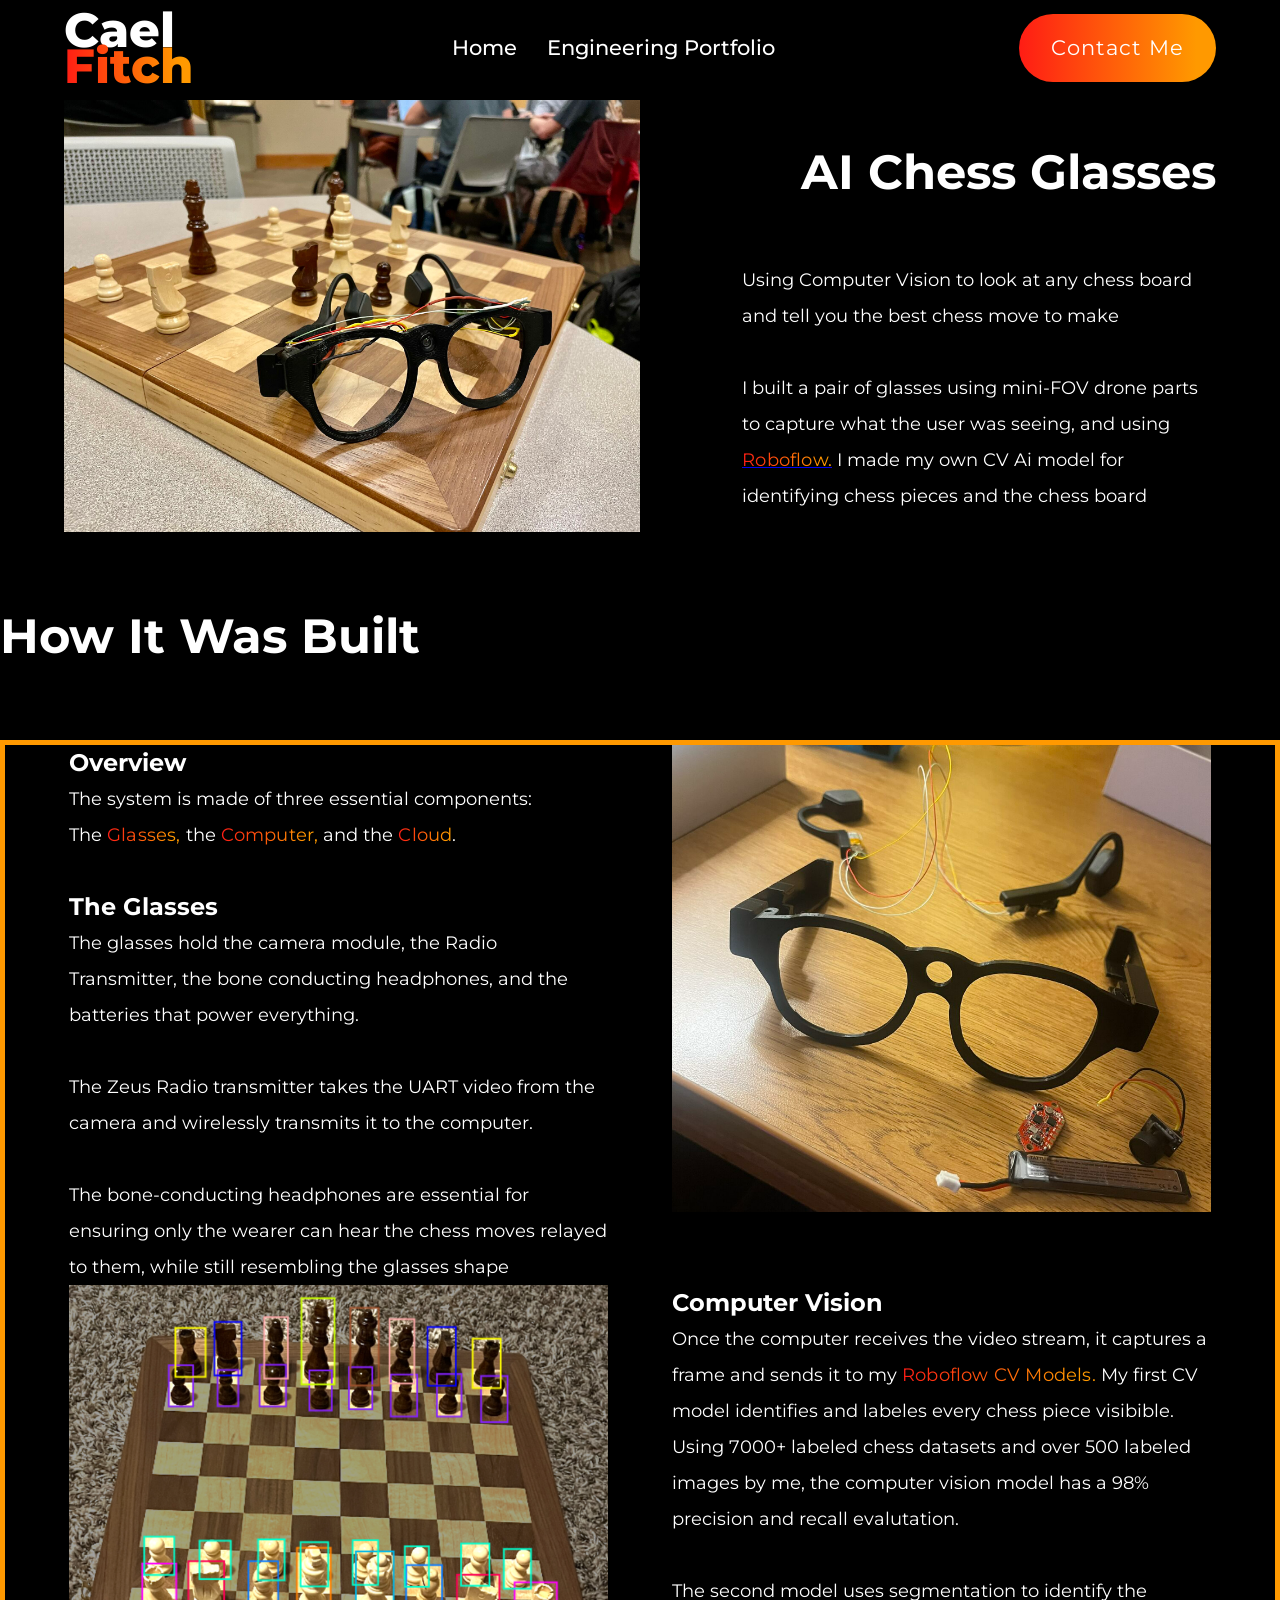
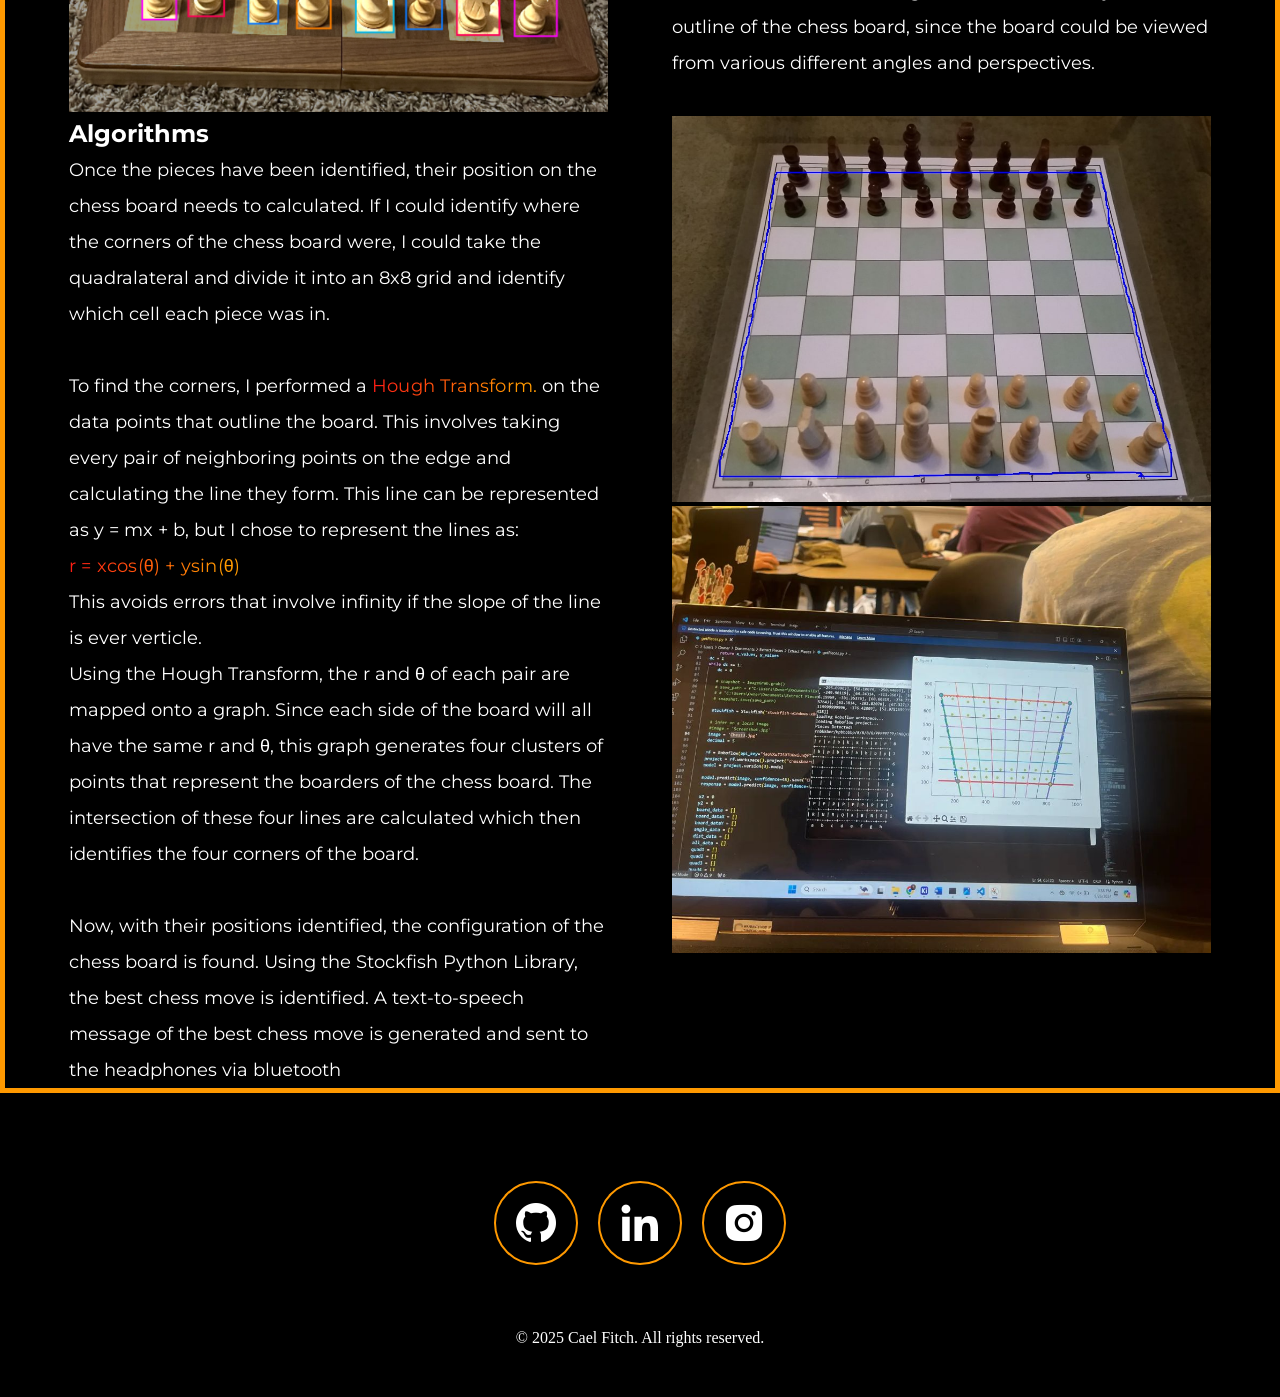
<file: AiChessGlasses.html>
<!DOCTYPE html>
<html lang="en">
    <head>
        <meta charset="UTF-8">
        <meta name="viewport" content="width=device-width, initial-scale=1.0">
        <title>Portfolio</title>
        <link rel="icon" type="image/x-icon" href="favicon.ico">
        <link rel="stylesheet" href="style.css">
        <link rel="stylesheet" href="https://unpkg.com/boxicons@2.1.4/css/boxicons.min.css">
    </head>
    <body>
        <header class="header">
            <a href="index.html" class="logo">
                Cael <span>Fitch</span>
            </a>
            <i class="bx bx-menu" id="menu-icon"></i>

            <nav class="navbar">
                <a href="index.html" >Home</a>
                <a href="projects.html" >Engineering Portfolio</a>
            </nav>
            <a href="index.html#contact" class="gradient-btn" id="contact-btn">Contact Me</a>
        </header>
        <section class="Project-FP">
            <div class="Project-FP-Pics">
                <img src="Glasses.jfif" alt="">
            </div>
            <div class="Project-Headline">
                <h1 class="Heading" >AI Chess Glasses</h1>
                <h3>Using Computer Vision to look at any chess board and tell you the best chess move to make</h3>
                <h3>I built a pair of glasses using mini-FOV drone parts to capture what the user was seeing, and using <a href="https://roboflow.com/universe" target="_blank"><span text-decoration: none;>Roboflow.</span></a> I made my own CV Ai model for identifying chess pieces and the chess board</h3>
            </div>
        </section>
    
        <h1 class="Heading" >How It Was Built</h1>
        <section class="Project-Text-Section">
            <div>
                <h3>Overview</h3>
                <p>The system is made of three essential components: <br>The <span>Glasses,</span> the <span>Computer,</span> and the <span>Cloud</span>. <br> <br></p>
                <h3>The Glasses</h3>
                <p>The glasses hold the camera module, the Radio Transmitter, the bone conducting headphones, and the batteries that power everything. <br> <br>The Zeus Radio transmitter takes the UART video from the camera and wirelessly transmits it to the computer. <br><br>The bone-conducting headphones are essential for ensuring only the wearer can hear the chess moves relayed to them, while still resembling the glasses shape</p>
            </div>
            <div>
                <img src="Glasses_Parts.png" alt="">
            </div>
            <div>
                <img src="AI_Prediction.png" alt="">
            </div>
            <div>
                <h3>Computer Vision</h3>
                <p>Once the computer receives the video stream, it captures a frame and sends it to my <span text-decoration: none;>Roboflow CV Models.</span> My first CV model identifies and labeles every chess piece visibible. Using 7000+ labeled chess datasets and over 500 labeled images by me, the computer vision model has a 98% precision and recall evalutation. <br> <br> The second model uses segmentation to identify the outline of the chess board, since the board could be viewed from various different angles and perspectives.</p>
            </div>
            <div>
                <h3>Algorithms</h3>
                <p>Once the pieces have been identified, their position on the chess board needs to calculated. If I could identify where the corners of the chess board were, I could take the quadralateral and divide it into an 8x8 grid and identify which cell each piece was in. <br><br>To find the corners, I performed a <a href="https://en.wikipedia.org/wiki/Hough_transform" target="_blank"><span text-decoration: none;>Hough Transform.</span></a> on the data points that outline the board. This involves taking every pair of neighboring points on the edge and calculating the line they form. This line can be represented as y = mx + b, but I chose to represent the lines as: <br><span>r = xcos(θ) + ysin(θ) </span><br>This avoids errors that involve infinity if the slope of the line is ever verticle.</p>
                <p>Using the Hough Transform, the r and θ of each pair are mapped onto a graph. Since each side of the board will all have the same r and θ, this graph generates four clusters of points that represent the boarders of the chess board. The intersection of these four lines are calculated which then identifies the four corners of the board. <br><br></p>
                <p>Now, with their positions identified, the configuration of the chess board is found. Using the Stockfish Python Library, the best chess move is identified. A text-to-speech message of the best chess move is generated and sent to the headphones via bluetooth</p>
            </div>
            <div>
                <img src="Chess_Board_Prediction.jpg" alt="">
                <img src="CV_Algorithm.jfif" alt="">
            </div>
        </section>
        <footer class="footer">
            <div class="social-icons">
                <a href="https://github.com/scifall1" target="_blank">
                    <i class="bx bxl-github"></i>
                </a>
                <a href="https://www.linkedin.com/in/cael-fitch/" target="_blank">
                    <i class='bx  bxl-linkedin'  ></i> 
                </a>
                <a href="https://www.instagram.com/cael_fitch/" target="_blank">
                    <i class="bx bxl-instagram-alt"></i>
                </a>
            </div>
            <p class="copyright">© 2025 Cael Fitch. All rights reserved.</p>
        </footer>
        <script src="script.js"></script>
    </body>
</html>
</file>
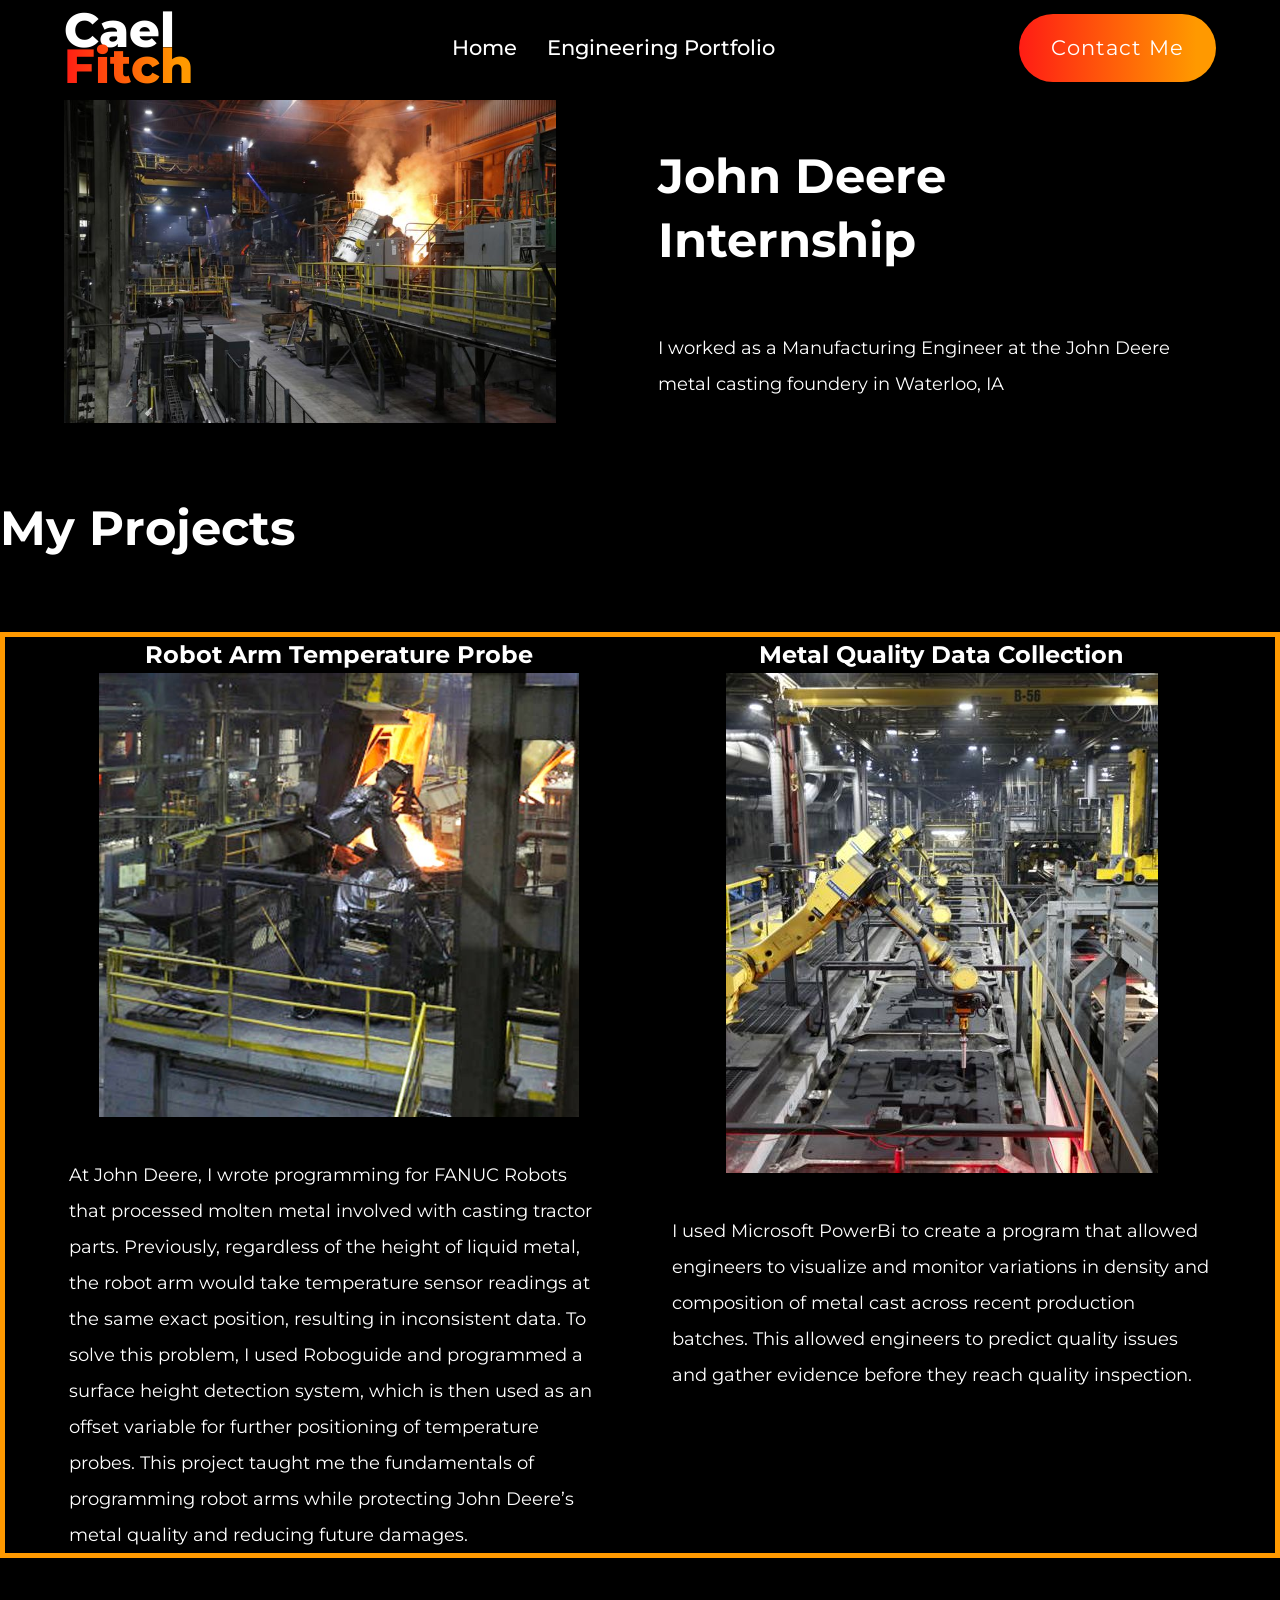
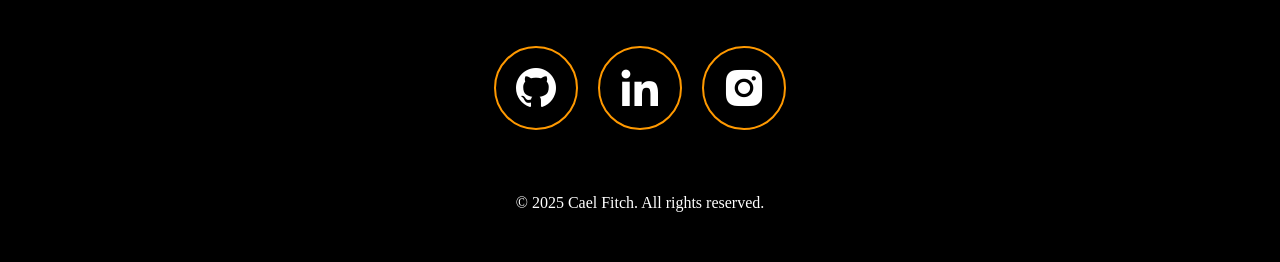
<file: John_Deere.html>
<!DOCTYPE html>
<html lang="en">
    <head>
        <meta charset="UTF-8">
        <meta name="viewport" content="width=device-width, initial-scale=1.0">
        <title>Portfolio</title>
        <link rel="icon" type="image/x-icon" href="favicon.ico">
        <link rel="stylesheet" href="style.css">
        <link rel="stylesheet" href="https://unpkg.com/boxicons@2.1.4/css/boxicons.min.css">
    </head>
    <body>
        <header class="header">
            <a href="index.html" class="logo">
                Cael <span>Fitch</span>
            </a>
            <i class="bx bx-menu" id="menu-icon"></i>

            <nav class="navbar">
                <a href="index.html" >Home</a>
                <a href="projects.html" >Engineering Portfolio</a>
            </nav>
            <a href="index.html#contact" class="gradient-btn" id="contact-btn">Contact Me</a>
        </header>
        <section class="Project-FP">
            <div class="Project-FP-Pics">
                <img src="John Deere Factory.jpg" alt="">
            </div>
            <div class="Project-Headline">
                <h1 class="Heading" >John Deere Internship</h1>
                <h3>I worked as a Manufacturing Engineer at the John Deere metal casting foundery in Waterloo, IA</h3>
            </div>
        </section>
        <h1 class="Heading" >My Projects</h1>
        <section class="Project-Text-Section">
            <div class="Project-Column">
                <h3>Robot Arm Temperature Probe</h3>
                <div class="Proj-Visual">
                    <img src="John Deere Robot Cauldron.jpg" Width="480" alt="">
                </div>
                <div>
                    <p><br>At John Deere, I wrote programming for FANUC Robots that processed molten metal involved with casting tractor parts. Previously, regardless of the height of liquid metal, the robot arm would take temperature sensor readings at the same exact position, resulting in inconsistent data. To solve this problem, I used Roboguide and programmed a surface height detection system, which is then used as an offset variable for further positioning of temperature probes. This project taught me the fundamentals of programming robot arms while protecting John Deere’s metal quality and reducing future damages.  </p>
                </div>
            </div>
            <div class="Project-Column">
                <div>
                    <h3>Metal Quality Data Collection</h3>
                </div>
                <div>
                    <img src="John Deere Robotic Arm.jpg" alt="">
                </div>
                <div>
                    <p><br>I used Microsoft PowerBi to create a program that allowed engineers to visualize and monitor variations in density and composition of metal cast across recent production batches. This allowed engineers to predict quality issues and gather evidence before they reach quality inspection. <br></p>
                </div>                
            </div>
        </section>
        <footer class="footer">
            <div class="social-icons">
                <a href="https://github.com/scifall1" target="_blank">
                    <i class="bx bxl-github"></i>
                </a>
                <a href="https://www.linkedin.com/in/cael-fitch/" target="_blank">
                    <i class='bx  bxl-linkedin'  ></i> 
                </a>
                <a href="https://www.instagram.com/cael_fitch/" target="_blank">
                    <i class="bx bxl-instagram-alt"></i>
                </a>
            </div>
            <p class="copyright">© 2025 Cael Fitch. All rights reserved.</p>
        </footer>
        <script src="script.js"></script>
    </body>
</html>
</file>
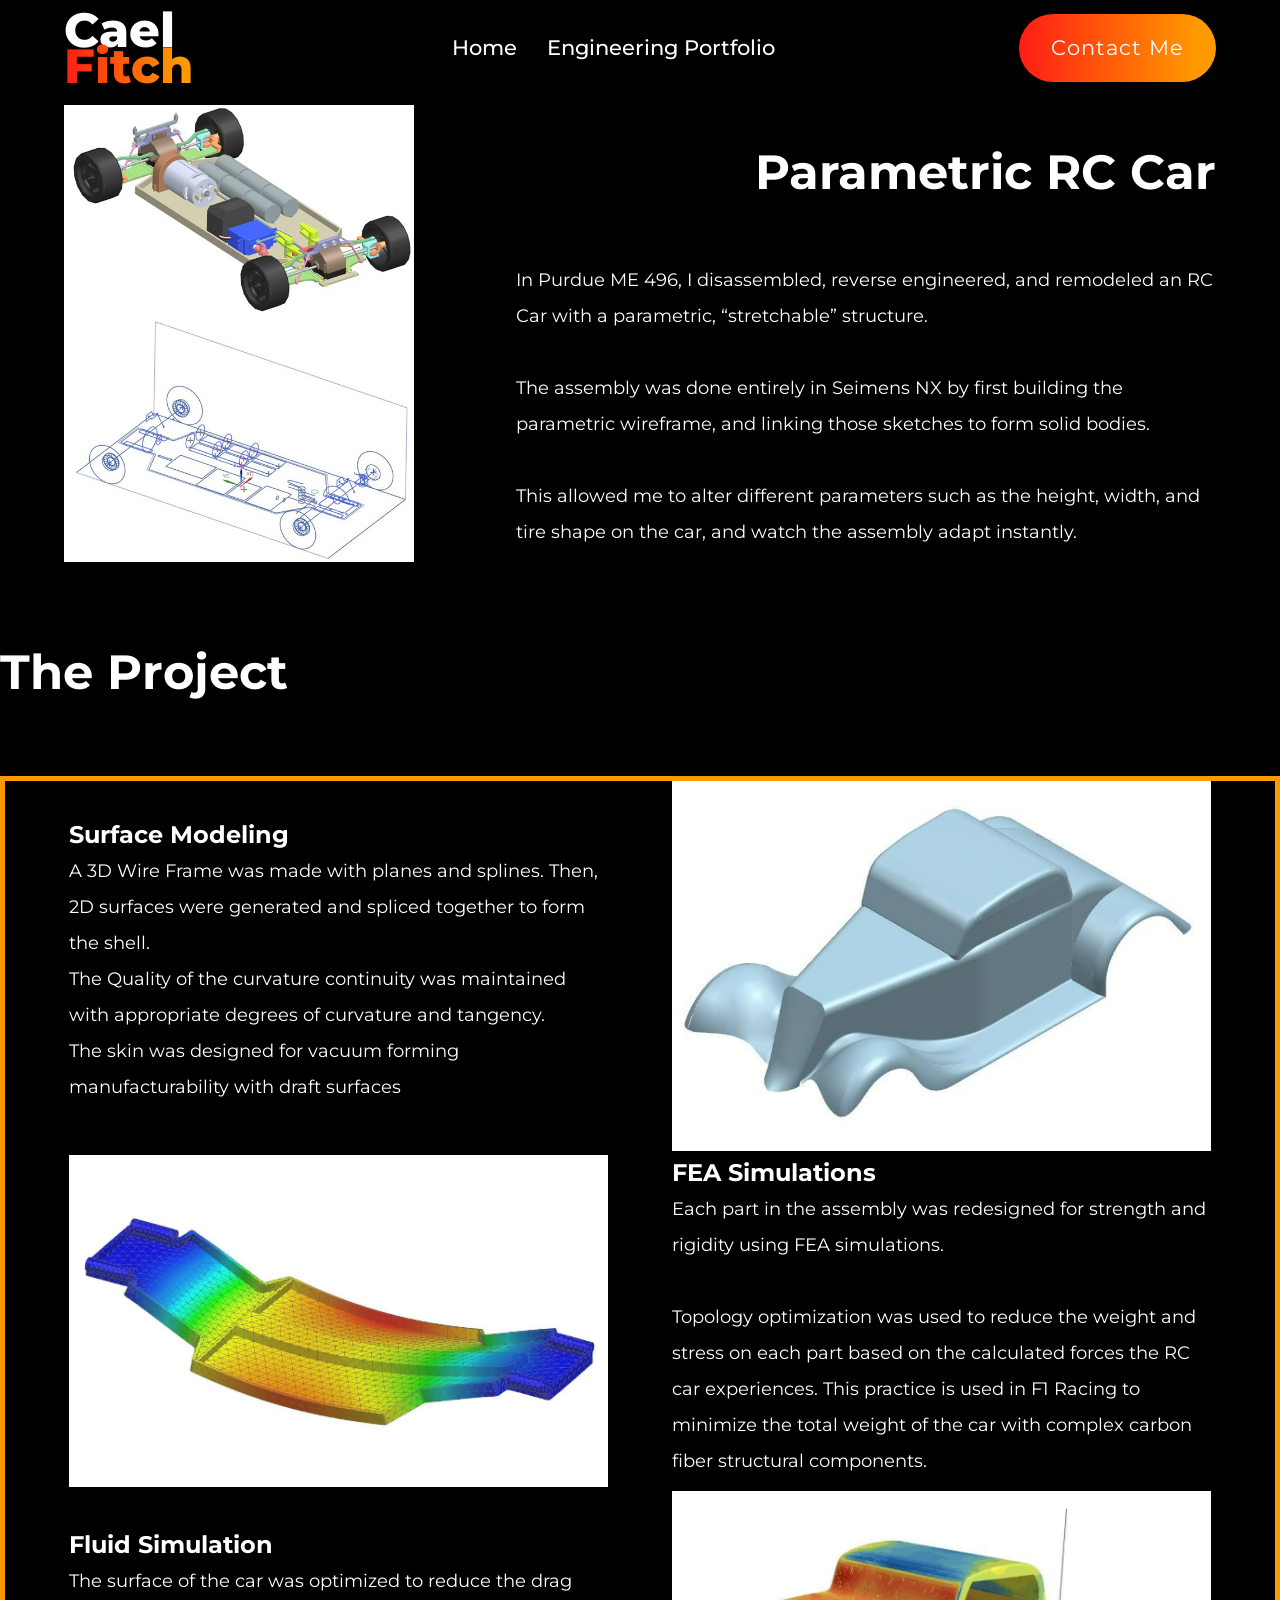
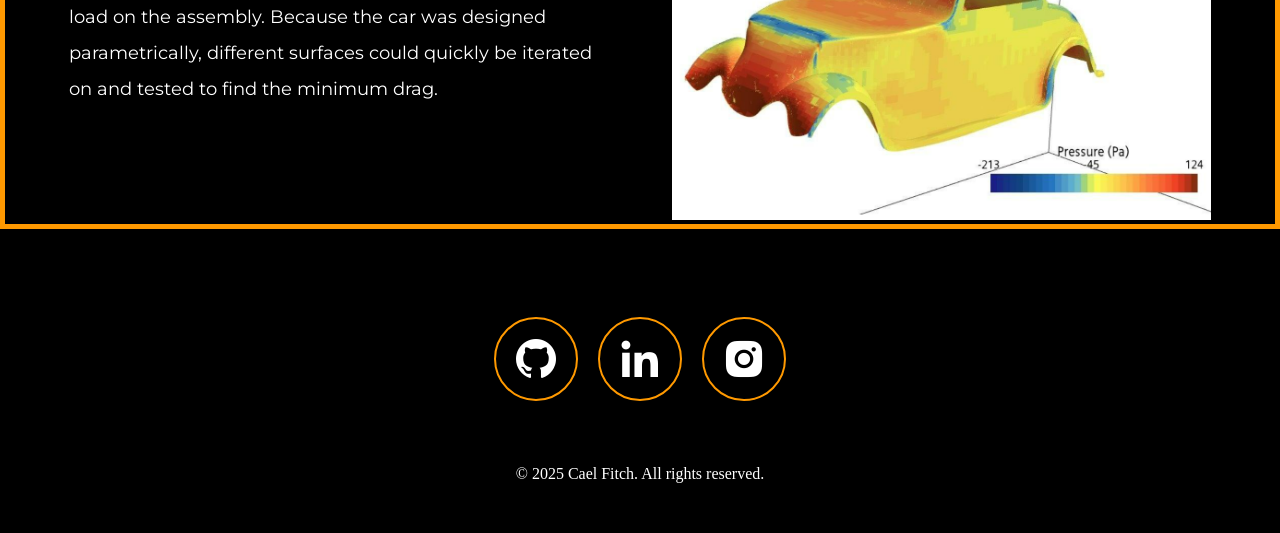
<file: RC_Car.html>
<!DOCTYPE html>
<html lang="en">
    <head>
        <meta charset="UTF-8">
        <meta name="viewport" content="width=device-width, initial-scale=1.0">
        <title>Portfolio</title>
        <link rel="icon" type="image/x-icon" href="favicon.ico">
        <link rel="stylesheet" href="style.css">
        <link rel="stylesheet" href="https://unpkg.com/boxicons@2.1.4/css/boxicons.min.css">
    </head>
    <body>
        <header class="header">
            <a href="index.html" class="logo">
                Cael <span>Fitch</span>
            </a>
            <i class="bx bx-menu" id="menu-icon"></i>

            <nav class="navbar">
                <a href="index.html" >Home</a>
                <a href="projects.html" >Engineering Portfolio</a>
            </nav>
            <a href="index.html#contact" class="gradient-btn" id="contact-btn">Contact Me</a>
        </header>
        <section class="Project-FP">
            <div class="Project-FP-Pics">
                <img src="Inner_Car.jpg" alt="">
                <img src="Car_Skeleton.jpg" alt="">
            </div>
            <div class="Project-Headline">
                <h1 class="Heading" >Parametric RC Car</h1>
                <h3>In Purdue ME 496, I disassembled, reverse engineered, and remodeled an RC Car with a parametric, “stretchable” structure. <br><br>The assembly was done entirely in Seimens NX by first building the parametric wireframe, and linking those sketches to form solid bodies. <br><br>This allowed me to alter different parameters such as the height, width, and tire shape on the car, and watch the assembly adapt instantly.</h3>
            </div>
        </section>
        <h1 class="Heading" >The Project</h1>
        <section class="Project-Text-Section">
            <div>
                <h3><br>Surface Modeling</h3>
                <p>A 3D Wire Frame was made with planes and splines. Then, 2D surfaces were generated and spliced together to form the shell. <br> The Quality of the curvature continuity was maintained with appropriate degrees of curvature and tangency. <br>The skin was designed for vacuum forming manufacturability with draft surfaces</p>
            </div>
            <div>
                <img src="RC_Skin.png" alt="">
            </div>
            <div>
                <img src="RC_FEA.png" alt="">
            </div>
            <div>
                <h3>FEA Simulations</h3>
                <p>Each part in the assembly was redesigned for strength and rigidity using FEA simulations. <br><br>Topology optimization was used to reduce the weight and stress on each part based on the calculated forces the RC car experiences. This practice is used in F1 Racing to minimize the total weight of the car with complex carbon fiber structural components.</p>
            </div>
            <div>
                <h3><br>Fluid Simulation</h3>
                <p>The surface of the car was optimized to reduce the drag load on the assembly. Because the car was designed parametrically, different surfaces could quickly be iterated on and tested to find the minimum drag.</p>
            </div>
            <div>
                <img src="RC_Fluid.png">
            </div>
        </section>
        <footer class="footer">
            <div class="social-icons">
                <a href="https://github.com/scifall1" target="_blank">
                    <i class="bx bxl-github"></i>
                </a>
                <a href="https://www.linkedin.com/in/cael-fitch/" target="_blank">
                    <i class='bx  bxl-linkedin'  ></i> 
                </a>
                <a href="https://www.instagram.com/cael_fitch/" target="_blank">
                    <i class="bx bxl-instagram-alt"></i>
                </a>
            </div>
            <p class="copyright">© 2025 Cael Fitch. All rights reserved.</p>
        </footer>
        <script src="script.js"></script>
    </body>
</html>
</file>
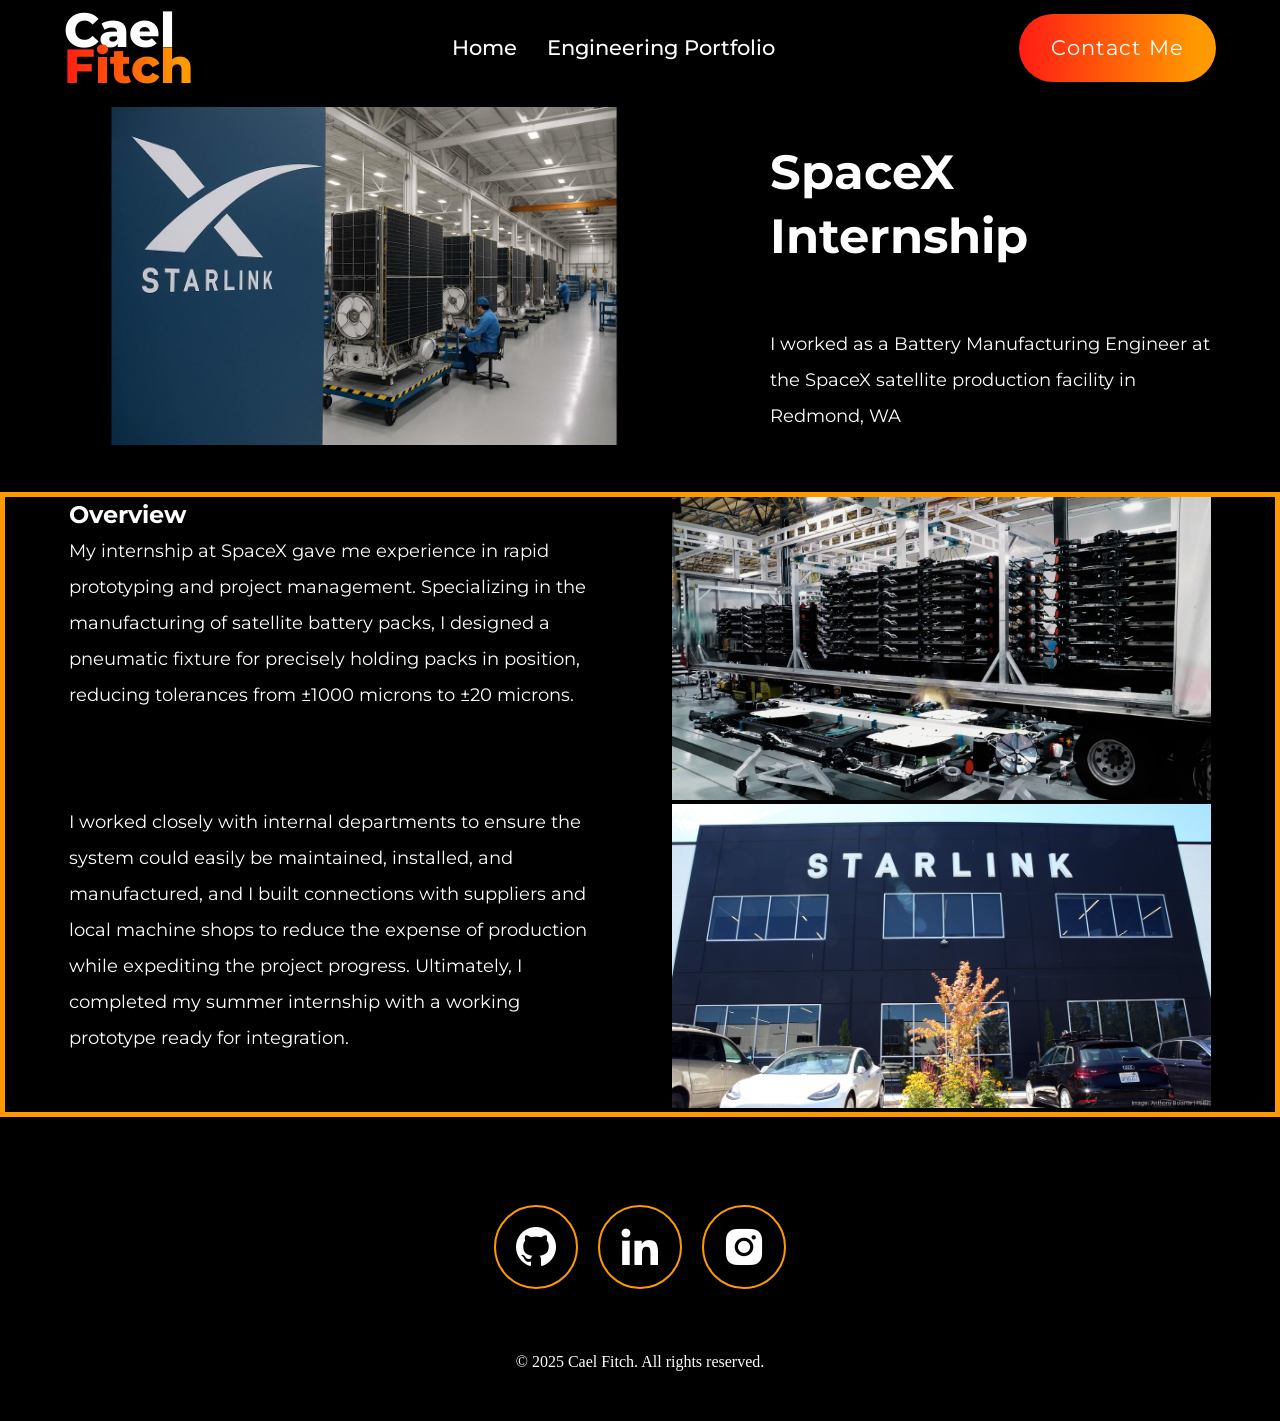
<file: SpaceX.html>
<!DOCTYPE html>
<html lang="en">
    <head>
        <meta charset="UTF-8">
        <meta name="viewport" content="width=device-width, initial-scale=1.0">
        <title>Portfolio</title>
        <link rel="icon" type="image/x-icon" href="favicon.ico">
        <link rel="stylesheet" href="style.css">
        <link rel="stylesheet" href="https://unpkg.com/boxicons@2.1.4/css/boxicons.min.css">
    </head>
    <body>
        <header class="header">
            <a href="index.html" class="logo">
                Cael <span>Fitch</span>
            </a>
            <i class="bx bx-menu" id="menu-icon"></i>

            <nav class="navbar">
                <a href="index.html" >Home</a>
                <a href="projects.html" >Engineering Portfolio</a>
            </nav>
            <a href="index.html#contact" class="gradient-btn" id="contact-btn">Contact Me</a>
        </header>
        <section class="Project-FP">
            <div class="Project-FP-Pics">
                <img src="Inside Starlink.jpg" alt="">
            </div>
            <div class="Project-Headline">
                <h1 class="Heading" >SpaceX Internship</h1>
                <h3>I worked as a Battery Manufacturing Engineer at the SpaceX satellite production facility in Redmond, WA</h3>
            </div>
        </section>
                <section class="Project-Text-Section">
            <div>
                <h3>Overview</h3>
                <p>My internship at SpaceX gave me experience in rapid prototyping and project management. Specializing in the manufacturing of satellite battery packs, I designed a pneumatic fixture for precisely holding packs in position, reducing tolerances from ±1000 microns to ±20 microns.</p>
            </div>
            <div class="Proj-Visual">
                <img src="Satellites.webp" alt="">
            </div>
            <div>
                <p>I worked closely with internal departments to ensure the system could easily be maintained, installed, and manufactured, and I built connections with suppliers and local machine shops to reduce the expense of production while expediting the project progress. Ultimately, I completed my summer internship with a working prototype ready for integration.</p>
            </div>
            <div>
                <img src="Starlink.jpg" alt="">
            </div>
        </section>
        <footer class="footer">
            <div class="social-icons">
                <a href="https://github.com/scifall1" target="_blank">
                    <i class="bx bxl-github"></i>
                </a>
                <a href="https://www.linkedin.com/in/cael-fitch/" target="_blank">
                    <i class='bx  bxl-linkedin'  ></i> 
                </a>
                <a href="https://www.instagram.com/cael_fitch/" target="_blank">
                    <i class="bx bxl-instagram-alt"></i>
                </a>
            </div>
            <p class="copyright">© 2025 Cael Fitch. All rights reserved.</p>
        </footer>
        <script src="script.js"></script>
    </body>
</html>
</file>
<file: style.css>
@import url('https://fonts.googleapis.com/css2?family=Montserrat:ital,wght@0,100..900;1,100..900&display=swap');

:root{
    --ff: "Montserrat", sans-serif;
    --colorbackground: hsl(0, 0%, 0%);
    --colortext: hsl(0, 0%, 100%);
    --coloraccent2: hsl(36, 100%, 50%);
    --coloraccent3: hsl(2, 100%, 54%);
    --h1: bold 64px/72px var(--ff);
    --h2: bold 48px/64px var(--ff);
    --h3: bold 24px/36px var(--ff);
    --p: 18px/36px var(--ff);
}
html {
  scroll-padding-top: 8rem;
}
body{
    max-width: 1280px;
    margin: 100px auto;
    margin-bottom: 0px;
    background-color: var(--colorbackground);
    color: var(--colortext);
    display: flex;
    gap: 40px;
    align-items: center;
    flex-wrap: wrap;
    box-sizing: border-box;
}
.header{
    position: fixed;
    width: 100%;
    top: 0;
    left: 0;
    padding: 0.75rem 5%;
    background: rgba(0, 0, 0, 0.3);
    backdrop-filter: blur(10px);
    display: flex;
    justify-content: space-between;
    align-items: center;
    z-index: 1000;
    font: var(--p);
    box-sizing: border-box;
}
#menu-icon{
    font-size: 3.5rem;
    color: var(--colortext);
    display: none;
    cursor: pointer;
}
.logo{
    max-width: 80px;
    font-size: 3rem;
    color: var(--colortext);
    font-weight: 800;
    cursor: pointer;
    transition: 0.3s ease-in-out;
    text-decoration: none;
    margin-right: 4rem;
}
.logo:hover{
    transform: scale(1.1);
}
span{
    background: linear-gradient(
        270deg,
        var(--coloraccent2) 10%, 
        var(--coloraccent3) 100%
    );
    background-clip: text;
    color: transparent;
    letter-spacing: 0.2px;
}
.navbar a{
    font-size: 1.3rem;
    color: var(--colortext);
    margin: 1vw;
    font-weight: 500;
    transition: 0.3s ease-in-out;
    border-bottom: 3px solid transparent;
    cursor: pointer;
    text-wrap: nowrap;
    text-decoration: none;
}
.navbar a:hover{
    color: var(--coloraccent2);
    border-bottom: 3px solid var(--coloraccent2);
}
.gradient-btn{
    font-size: 1.3rem;
    padding: 1rem 2rem;
    border-radius: 3rem;
        background: linear-gradient(
        270deg,
        var(--coloraccent2) 10%, 
        var(--coloraccent3) 100%
    );
    letter-spacing: 1px;
    cursor: pointer;
    transition: 0.3s ease-in-out;
    color: var(--colortext);
    border: none;
    text-wrap: nowrap;
    text-decoration: none;
}
.gradient-btn:hover{
    transform: scale(1.05);
}
section{
    padding: 0rem 5%;
    width: 100%;
}
.home{
    display: flex;
    align-items: center;
    justify-content: center;
    column-gap: 10vw;
    height: calc(100vh-8rem);
    padding-top: 75px;
}
.home-content{
    display: flex;
    flex-direction: column;
    align-items: flex-end;
    text-align: right;
}
.home-content h1{
    font-size: 4rem;
    font-weight: 700;
    margin-top: 3rem;
    line-height: 1;
    font: var(--h1);
}
.home-content h3{
    margin: 1rem 0;
    font-size: 2rem;
    font: var(--h3)
}
.home-content p{
    font-size: 1.5rem;
    font-weight: 500;
    line-height: 1.8;
}
.home-img img{
    width: 32vw;
    border-radius: 50%;
    box-shadow: 0 0 25px var(--coloraccent2);
    transition: 0.4s ease-in-out;
}
.home-img img:hover{
    box-shadow: 0 0 25px var(--coloraccent2),
                0 0 50px var(--coloraccent2),
                0 0 100px var(--coloraccent2);
}
.social-icons a{
    display: inline-flex;
    justify-content: center;
    align-items: center;
    font-size: 3rem;
    padding: 1rem;
    background: transparent;
    border: 2px solid var(--coloraccent2);
    border-radius: 50%;
    color: var(--colortext);
    margin: 3rem 0.5rem;
    transition: 0.3s ease-in-out;
    text-decoration: none;
}
.social-icons a:hover{
    color: var(--colortext);
    background-color: var(--coloraccent2);
    transform: scale(1.2)translateY(-5px);
    box-shadow: 0 0 25px var(--coloraccent2);
}
::-webkit-scrollbar{
    width:10px;
}
::-webkit-scrollbar-thumb{
    background-color: var(--coloraccent2);
    border-radius: 3px;
}
::-webkit-scrollbar-track{
    background-color: var(--colorbackground);
}
.Ft-Proj{
    background-color: var(--colorbackground);
    font: var(--h3);
    font-size: 1.2rem;
    font-weight: 400;
}
.projects-box{
    display: grid;
    grid-template-columns: repeat(auto-fill, minmax(350px, 1fr));
    justify-content: center;
    justify-items: center;
    width: 100%;
    align-items: start;
    box-sizing: border-box;
    gap: 2rem;
}
.project-card{
    display: flex;
    flex-direction: column;
    justify-content: center;
    align-items: center;
    text-align: left;
    background-color: var(--colorbackground);
    border: 2px solid var(--coloraccent2);
    border-radius: 3rem;
    row-gap: 0rem;
    padding: 1.2rem 1.2rem;
    overflow: hidden;
    cursor: pointer;
    box-shadow: 0 0 5px var(--coloraccent2);
    transition: 0.3s ease-in-out;
    width: 300px;
    line-height: 1rem;
    color: var(--colortext);
    text-decoration: none;
}
.project-card:hover{
    box-shadow: 0 0 25px var(--coloraccent2),
                0 0 50px var(--coloraccent2);
    transform: scale(1.02);
}
.project-card video, 
.project-card img{
    width: 300px;
    border-radius: 2rem;
    object-fit: cover;
    justify-content: center;
    align-items: center;
    border: 2px solid var(--coloraccent2);
}
.project-card h3{
    font-size: 1rem;
    font: var(--h3);
    margin-bottom: 0rem;
}
.project-card p{
    font: var(--p);
    margin: 0rem;
    margin-left:1rem;
}
.contact{
    background-color: var(--colorbackground);
}
.contact h2{
    margin-bottom: 1.5rem;
    color: var(--colortext);
    font: var(--h2)
}

.contact form{
    display: flex;
    align-items: center;
    justify-content: center;
    gap: 3rem;
    margin: 1rem 2rem;
    text-align: center;
}
.contact form .input-box input, 
.contact form textarea{
    width: 100%;
    padding: 1.5rem;
    font-size: 1.5rem;
    color: var(--colortext);
    background-color: var(--colorbackground);
    border-radius: 2rem;
    border: 2px solid var(--coloraccent2);
    margin: 1.5rem 0rem;
    resize: none;
    max-width: 90%;
}
.footer{
    background-color: var(--colorbackground);
    padding-bottom: 50px;
    margin-top: 0px;
    width: 100%;
}
.footer .social-icons{
    text-align: center;
}
.footer .copyright{
    text-align: center;
    margin-bottom: 0px;
    font-size: 16px;
}
.Project-FP{
    display: flex;
    align-items: center;
    justify-content: center;
    column-gap: 8vw;
    height: calc(100vh-8rem);
    margin: 0px;
}
.Project-FP-Pics{
    display: flex;
    flex-direction: column;
    align-items: flex;
    justify-content: start;
    text-align: left;
    padding: 0px;
    max-width: 382wsvw;
}
.Project-FP-Pics video,
.Project-FP-Pics img{
    width: min(100%, 600px);
    text-align: left;
    justify-content: start;
}
.Project-Headline{
    display: flex;
    flex-direction: column;
    align-items: flex-end;
    text-align: left;
}
.Project-Headline h1{
    font: var(--h2);
}
.Project-Headline h3{
    font: var(--p);
}
.Project-Text-Section{
    display: grid;
    grid-template-columns: repeat(auto-fill, minmax(400px, 1fr));
    align-items: start;
    justify-content: center;
    column-gap: 5vw;
    margin: 0px;
    margin: 0px;
    border: 5px solid var(--coloraccent2);  
}
.Project-Column{
    display: flex;
    flex-direction: column;
    align-items: center;
    text-align: left;
    gap: 0rem;
    justify-content: center;
    margin: 0px;  
}
.Project-Text-Section img,
.Project-Text-Section video{
    margin: 0px;
    max-width: 100%;
}
.Project-Text-Section a{
    text-decoration: none;
}
.Project-Text-Section p
{
    align-items: center;
    justify-content: center;
    column-gap: 10vw;
    display: inline-block;
    margin: 0px;
    max-width: 80vw;
    font: var(--p);
}
.Project-Text-Section h3
{
    align-items: center;
    justify-content: center;
    column-gap: 10vw;
    display: inline-block;
    margin: 0px;
    max-width: 80vw;
    font: var(--h3);
}
.Small-Box{
    display: flex;
    align-items: center;
    justify-content: center;
    column-gap: 1vw;
    width: min(500px, 100%);
}
.Small-Box img{
    max-width: min(250px, 40vw);
}
.Heading{
    font: var(--h2);
}

@media(max-width:1000px){
    #menu-icon{
        display: block;
    }
    .navbar{
        position: absolute;
        top: 100%;
        right: 0;
        padding-left: 0;
        padding-right: 5rem;
        padding-bottom: 1.5rem;
        background-color: rgba(0, 0, 0, 0.8);
        border-bottom-left-radius: 2rem;
        border-left: 2px solid var(--coloraccent2);
        border-bottom: 2px solid var(--coloraccent2);
        display: none;
    }
    .navbar a{
        display: block;
        font-size: 1.4rem;
        margin: 1.3rem 1.5;
        color: var(--colortext)
    }
    .navbar.active{
        display: block;
    }
    .header .gradient-btn{
        display: none;
    }
    .home{
        flex-direction: column-reverse;
        margin: 0rem 0;
        gap: 0rem;
        padding: 20px;
    }
    .home-content{
        align-items: center;
        text-align: center;
        gap: 0rem;
    }
    .home-content h3{
        margin: 0rem
    }
    .home-content h1{
        margin: 0rem
    }
    .home-img img{
        width: 300px;
        margin: 1rem;
    }
    .social-icons a{
        margin: 2rem 1rem;
    }
    .contact form{
        flex-direction: column;
        row-gap: 0rem;
    }
    .contact form .input-box input, 
    .contact form textarea{
        margin: 0.5rem 0rem;
        padding: 1rem;
        font-size: 1rem;
    }
    .Project-FP{
        flex-direction: column-reverse;
        margin: 0rem 0;
        gap: 0rem;
        padding: 20px;
    }
    .Project-FP-Pics{
        display: flex;
        align-items: center;
        text-align: center;
        gap: 0rem;
        max-width: 100%;
    }
    .Project-Text-Section{
        flex-direction: column;
        margin: 0rem 0;
        gap: 0rem;
        justify-content: center;
        align-items: center;
    }
    .Project-Column{
        align-items: center;
        text-align: center;
        gap: 0rem;
        justify-content: center;
    }
}
</file>
